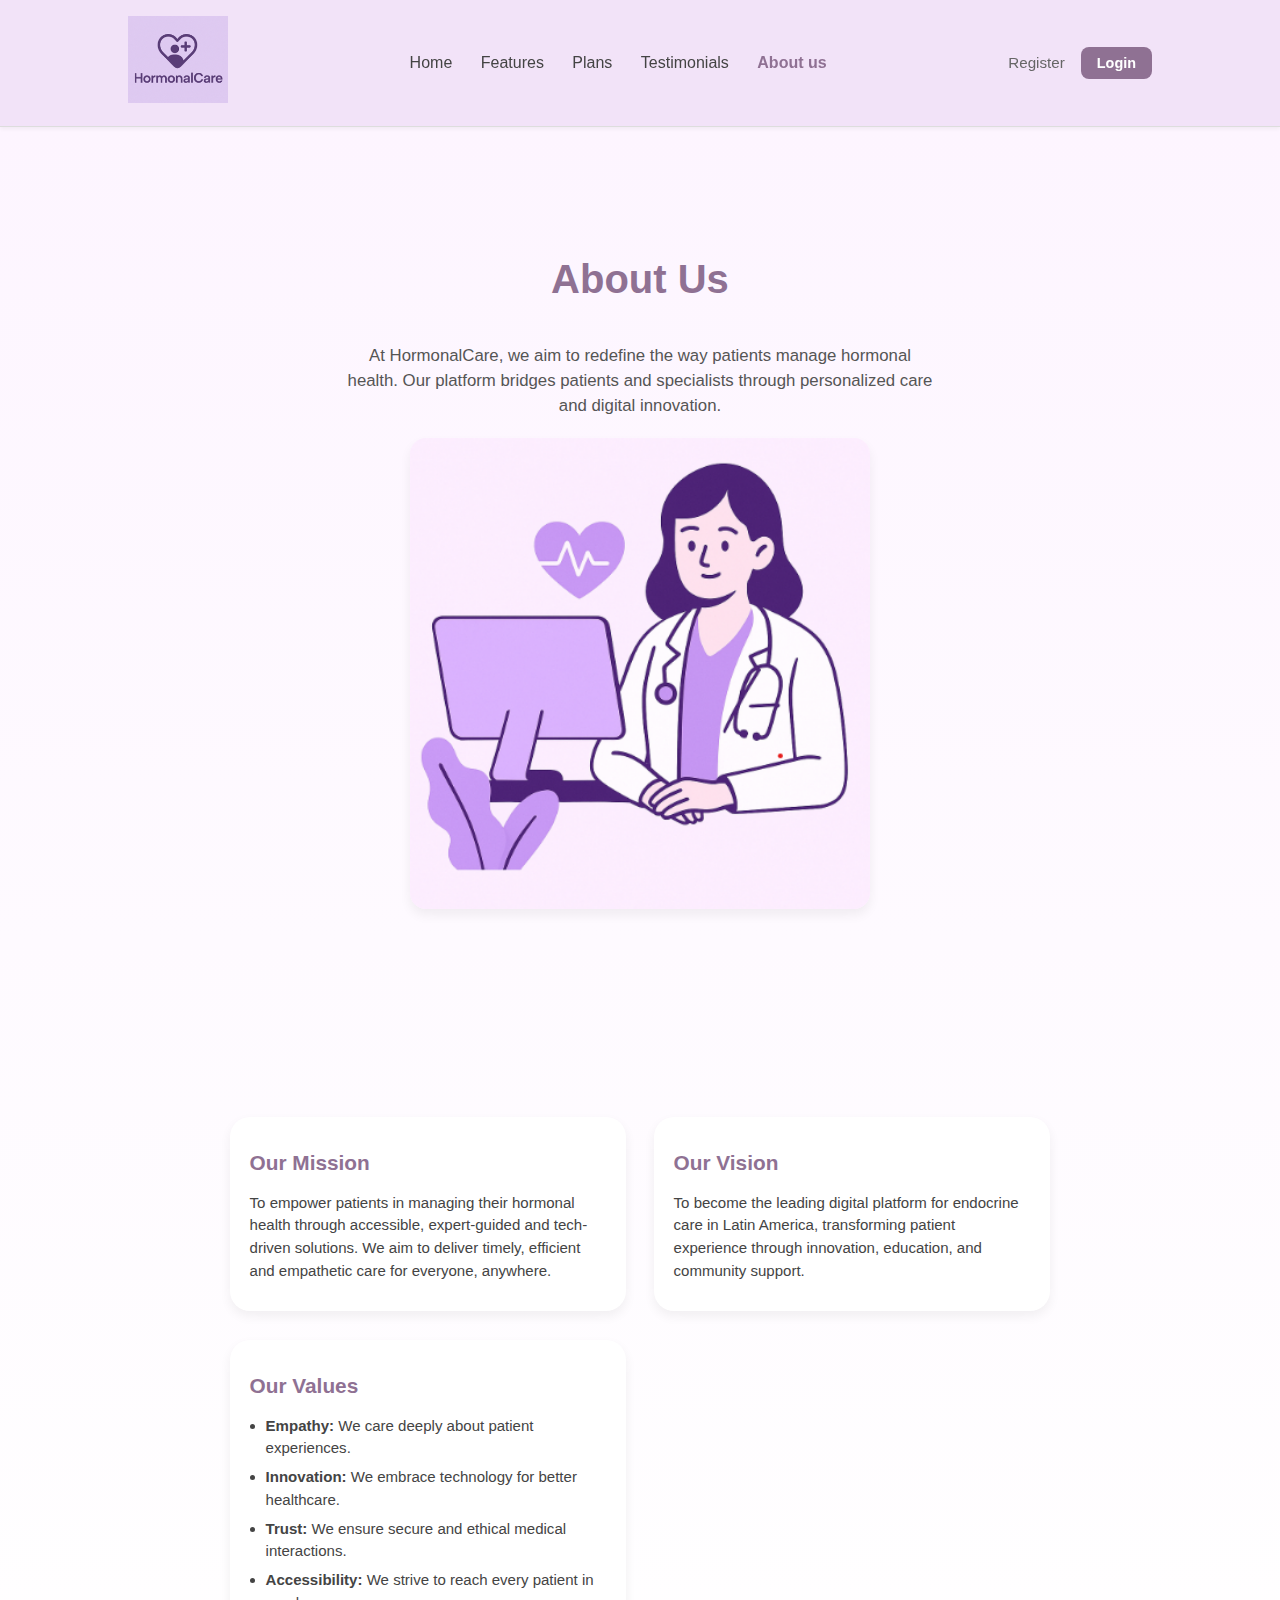
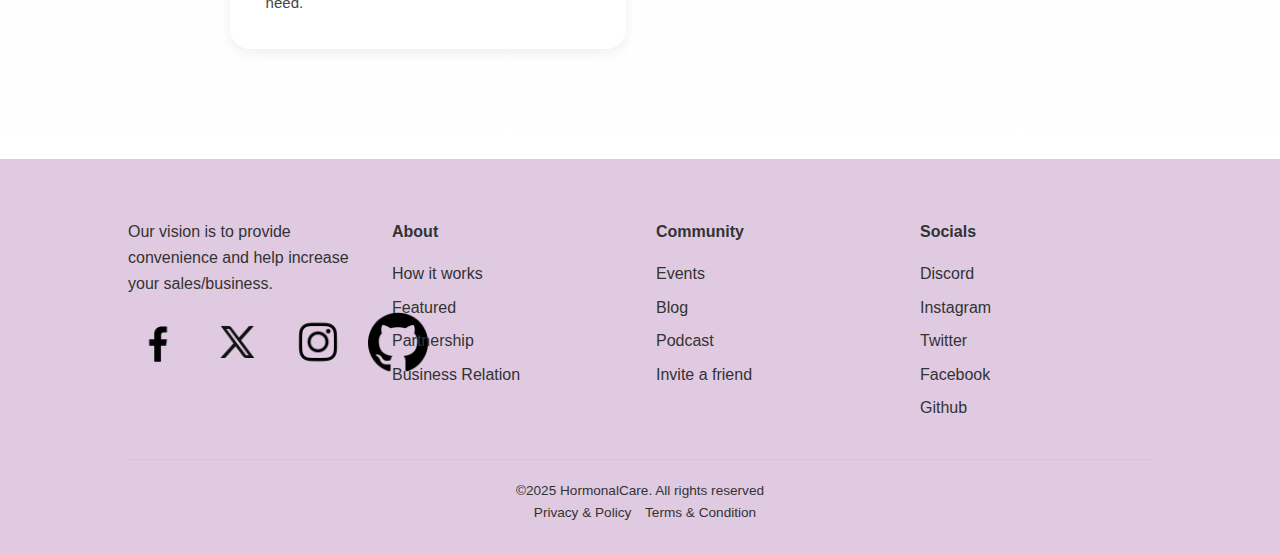
<file: docs/about.html>
<!DOCTYPE html>
<html lang="en">
<head>
  <meta charset="UTF-8" />
  <meta name="viewport" content="width=device-width, initial-scale=1.0" />
  <title>About Us | HormonalCare</title>
  <link rel="stylesheet" href="css/styles.css" />
</head>
<body>
  <!-- HEADER -->
  <header class="header">
    <div class="navbar-left">
      <img src="images/Logo.png" alt="HormonalCare Logo" class="logo" />
    </div>
    <nav class="navbar-center">
      <a href="index.html#hero">Home</a>
      <a href="index.html#features">Features</a>
      <a href="index.html#plans">Plans</a>
      <a href="index.html#testimonials">Testimonials</a>
      <a href="about.html" class="active">About us</a>
    </nav>
    <div class="navbar-right">
      <a href="#">Register</a>
      <button class="btn primary">Login</button>
    </div>
  </header>
  <main class="about-wrapper">
    <section class="about-block">
      <h1 class="team-title">About Us</h1>
      <p class="about-intro">
        At HormonalCare, we aim to redefine the way patients manage hormonal health. 
        Our platform bridges patients and specialists through personalized care and digital innovation.
      </p>
      <img src="images/about us.png" alt="About HormonalCare illustration" class="about-img" />
    </section>
  
    <section class="about-columns">
      <div class="about-card">
        <h2>Our Mission</h2>
        <p>
          To empower patients in managing their hormonal health through accessible, expert-guided and tech-driven solutions.
          We aim to deliver timely, efficient and empathetic care for everyone, anywhere.
        </p>
      </div>
      <div class="about-card">
        <h2>Our Vision</h2>
        <p>
          To become the leading digital platform for endocrine care in Latin America, 
          transforming patient experience through innovation, education, and community support.
        </p>
      </div>
      <div class="about-card">
        <h2>Our Values</h2>
        <ul>
          <li><strong>Empathy:</strong> We care deeply about patient experiences.</li>
          <li><strong>Innovation:</strong> We embrace technology for better healthcare.</li>
          <li><strong>Trust:</strong> We ensure secure and ethical medical interactions.</li>
          <li><strong>Accessibility:</strong> We strive to reach every patient in need.</li>
        </ul>
      </div>
    </section>
  </main>
  

  <!-- FOOTER -->
  <footer class="footer">
    <div class="footer-container">
      <div class="footer-col brand">
        <p>Our vision is to provide convenience and help increase your sales/business.</p>
        <div class="social-icons">
          <a href="https://www.facebook.com/" target="_blank"><img src="images/facebook.png" alt="Facebook"></a>
          <a href="https://twitter.com/" target="_blank"><img src="images/twiiter.png" alt="Twitter"></a>
          <a href="https://www.instagram.com/" target="_blank"><img src="images/instagram.png" alt="Instagram"></a>
          <a href="https://github.com/Grupo-Diseno-los-hormonales" target="_blank"><img src="images/github.png" alt="GitHub" /></a>
        </div>
      </div>
      <div class="footer-col">
        <h4>About</h4>
        <ul>
          <li><a href="index.html#features">How it works</a></li>
          <li><a href="#">Featured</a></li>
          <li><a href="#">Partnership</a></li>
          <li><a href="#">Business Relation</a></li>
        </ul>
      </div>
      <div class="footer-col">
        <h4>Community</h4>
        <ul>
          <li><a href="#">Events</a></li>
          <li><a href="#">Blog</a></li>
          <li><a href="#">Podcast</a></li>
          <li><a href="#">Invite a friend</a></li>
        </ul>
      </div>
      <div class="footer-col">
        <h4>Socials</h4>
        <ul>
          <li><a href="https://discord.com/" target="_blank">Discord</a></li>
          <li><a href="https://www.instagram.com/" target="_blank">Instagram</a></li>
          <li><a href="https://twitter.com/" target="_blank">Twitter</a></li>
          <li><a href="https://www.facebook.com/" target="_blank">Facebook</a></li>  
          <li><a href="https://github.com/Grupo-Diseno-los-hormonales" target="_blank">Github</a></li>  
        </ul>
      </div>
    </div>
    <div class="footer-bottom">
      <p>&copy;2025 HormonalCare. All rights reserved</p>
      <div class="footer-links">
        <a href="#">Privacy & Policy</a>
        <a href="#">Terms & Condition</a>
      </div>
    </div>
  </footer>
</body>
</html>
</file>
<file: docs/css/styles.css>
/* ==================== GENERAL ==================== */
/* ==================== HEADER ==================== */
.header {
  background-color: #f2e3f8;
  display: flex;
  justify-content: space-between;
  align-items: center;
  padding: 1rem 10%;
  box-shadow: 0 2px 4px rgba(0, 0, 0, 0.05);
  border-bottom: 1px solid #ddd;
  position: static;
  top: 0;
  z-index: 999;

  /* FIX scroll displacement */
  backface-visibility: hidden;
  -webkit-backface-visibility: hidden;
  transform: translateZ(0);
}

  .logo {
    width: 100px;
    height: auto;
  }
  
  .navbar-center a {
    margin: 0 12px;
    text-decoration: none;
    color: #444;
    font-weight: 500;
    transition: color 0.2s ease-in-out;
  }
  
  .navbar-center a:hover,
  .navbar-center a.active {
    color: #8F7193;
    font-weight: 600;
  }
  
  .navbar-right {
    display: flex;
    align-items: center;
    gap: 1rem;
  }
  
  .navbar-right a {
    text-decoration: none;
    color: #666;
    font-size: 0.95rem;
  }
  
  .navbar-right button {
    border: none;
    background-color: #8F7193;
    color: white;
    padding: 0.5rem 1rem;
    border-radius: 8px;
    font-size: 0.9rem;
    cursor: pointer;
    transition: background 0.3s;
  }
  
  .navbar-right button:hover {
    background-color: #7b6282;
  }
  
  #langSwitcher {
    background-color: transparent;
    border: 2px solid #8F7193;
    color: #8F7193;
    font-weight: 600;
    padding: 0.4rem 0.8rem;
    border-radius: 6px;
    cursor: pointer;
  }
  

* {
    margin: 0;
    padding: 0;
    box-sizing: border-box;
  }
  
  html, body {
    width: 100%;
    height: 100%;
    font-family: 'Segoe UI', sans-serif;
    line-height: 1.6;
    background-color: #ffffff;
    color: #212121;
    scroll-behavior: smooth;
  }
  
  h1, h2, h3 {
    color: #2c2c2c;
  }
  
  section {
    padding: 80px 10%;
    margin: 0 auto;
    width: 100%;
  }
  
  .section-sub {
    color: #666;
    font-size: 1rem;
    text-align: center;
    margin-bottom: 2rem;
  }
  
  .how-it-works {
    text-align: center;
  }
  
  /* ==================== HERO ==================== */
  .hero {
    background-color: #e3cde7;
    padding: 100px 10% 60px;
    width: 100%;
  }
  
  .hero-content {
    display: flex;
    flex-wrap: wrap;
    align-items: center;
    justify-content: space-between;
    gap: 2rem;
  }
  
  .hero-text {
    flex: 1;
    min-width: 280px;
  }
  
  .hero-text h1 {
    font-size: 3.2rem;
    margin-bottom: 1rem;
    color: #1b1b1b;
    font-weight: 800;
    line-height: 1.2;
  }
  
  .hero-desc {
    margin-bottom: 1.5rem;
    font-size: 1.1rem;
    color: #555;
  }
  
  .hero-buttons {
    display: flex;
    gap: 1rem;
  }
  
  .hero-buttons .btn {
    font-size: 1rem;
    padding: 0.8rem 1.5rem;
    border-radius: 8px;
  }
  
  .hero-image {
    background-color: #f3f3f3; /* Fondo gris claro */
    padding: 2rem;
    border-radius: 24px;
    display: flex;
    justify-content: center;
    align-items: center;
    max-width: 420px;
    box-shadow: 0 6px 12px rgba(0, 0, 0, 0.08); /* sombra para profundidad */
  }
  
  .hero-image img {
    width: 100%;
    max-width: 320px;
    height: auto;
  }
  
  
  /* ==================== BOOKING FILTER ==================== */
  .booking-filter {
    display: flex;
    flex-wrap: wrap;
    gap: 10px;
    background: #ffffff;
    padding: 1rem;
    border-radius: 16px;
    margin: 2rem auto;              /* centrado horizontal y margen vertical */
    box-shadow: 0 6px 12px rgba(0,0,0,0.1);
    justify-content: center;
    max-width: 1200px;               /* ← reduce el ancho visible */
  }
  
  
  .booking-filter select,
  .booking-filter input[type="date"],
  .booking-filter input[type="time"] {
    padding: 0.8rem;
    border-radius: 10px;
    border: 1px solid #ccc;
    min-width: 180px;
    font-size: 0.95rem;
  }
  
  /* ==================== WHY CHOOSE US ==================== */
  .why-choose {
    background-color: #ffffff;
    text-align: center;
    width: 100%;
    padding-bottom: 0;
  }
  
  .why-icons-wrapper {
    background-color: #dfcae1;
    padding: 40px 10%;
    text-align: center;
  }
  
  .why-content {
    display: flex;
    justify-content: space-between;
    align-items: center;
    gap: 2rem;
    margin-top: 3rem;
    flex-wrap: wrap;
  }
  
  .why-content img {
    width: 300px;
  }
  
  .why-list {
    text-align: left;
    max-width: 500px;
    margin: auto;
  }
  
  .why-icons {
    display: flex;
    justify-content: center;
    gap: 2rem;
    margin-top: 2rem;
  }
  
  .why-icons img {
    width: 140px;
  }
  
  /* ==================== HEALTHCARE & HOSPITAL WRAPPER ==================== */
  .healthcare-hospital-wrapper {
    background-color: #dfcae1;
    text-align: center;
    padding: 60px 10%;
    display: flex;
    justify-content: center;
    gap: 60px;
    flex-wrap: wrap;
  }
  
  .healthcare-hospital-wrapper img {
    width: 180px;
    max-width: 100%;
  }
  
  /* ==================== SECTION WRAPPER BG ==================== */
  .testimonial-wrapper {
    background: linear-gradient(to bottom, #dfcae1 0%, #ffffff 100%);
    padding: 80px 10%;
    margin: 0 auto;
    width: 100%;
  }
  
  /* ==================== BUTTONS ==================== */
  .btn {
    padding: 0.7rem 1.4rem;
    border: none;
    border-radius: 8px;
    cursor: pointer;
    font-weight: 600;
    font-size: 0.95rem;
    transition: all 0.2s ease;
  }
  
  .btn.primary {
    background-color: #8F7193;
    color: white;
  }
  
  .btn.secondary {
    background-color: transparent;
    color: #8F7193;
    border: 2px solid #8F7193;
  }
  
  .btn.small {
    padding: 0.5rem 1.2rem;
  }
  
  .btn:hover {
    opacity: 0.9;
  }
  
  /* ==================== HOW IT WORKS ==================== */

  

  .steps {
    display: flex;
    justify-content: center;
    text-align: center;
    gap: 4rem;
    margin-top: 3rem;
  }
  
  
  .step {
    flex: 1;
    padding: 1rem;
  }
  
  .step img {
    width: 180px;
    height: 180px;
    margin-bottom: 1rem;
    padding: 12px;
    background-color: #f2e3f8;
    border-radius: 20px;
    box-shadow: 0 6px 12px rgba(0, 0, 0, 0.12);
    transition: transform 0.3s ease;
  }
  
  .step img:hover {
    transform: scale(1.05);
  }
  
  .step h3 {
    margin-bottom: 0.5rem;
    font-size: 1.1rem;
  }
  
  .step p {
    font-size: 0.95rem;
    color: #444;
  }
  
  
  /* ==================== PLANS ==================== */
  .plans {
    background-color: #ebd3f2;
    text-align: center;
    width: 100%;
  }
  
  .plan-cards {
    display: flex;
    justify-content: center;
    gap: 2rem;
    margin-top: 2rem;
    flex-wrap: wrap;
  }
  
  .plan-card {
    background: white;
    padding: 2rem 1.5rem;
    border-radius: 16px;
    box-shadow: 0 4px 14px rgba(0,0,0,0.1);
    width: 220px;
    text-align: center;
  }
  
  .plan-card img {
    width: 100px;
    margin-bottom: 1rem;
  }
  
  .plan-card h3 {
    margin: 0.5rem 0;
    font-size: 1.2rem;
  }
 
 /* ==================== TESTIMONIALS ==================== */
.testimonials {
  background: linear-gradient(to bottom, #dfcae1 0%, #ffffff 100%);
  text-align: center;
  width: 100%;
  padding: 80px 10%;
  overflow: hidden; 
  position: relative;
}

.testimonial-cards {
  display: flex;
  justify-content: center;
  gap: 2rem;
  flex-wrap: wrap;
  margin-top: 2rem;
  transition: transform 0.5s ease-in-out; 
}

.testimonial {

  background: #e6ecf4;
  padding: 1.5rem;
  width: 320px;
  border-radius: 16px;
  font-size: 0.95rem;
  text-align: left;
  box-shadow: 0 4px 14px rgba(0, 0, 0, 0.06);
  transition: transform 0.2s;
  position: relative;
}

.testimonial:hover {
  transform: translateY(-5px);
}

.testimonial-avatar {
  width: 48px;
  height: 48px;
  border-radius: 50%;
  object-fit: cover;
  margin-bottom: 1rem;
}

.testimonial-header {
  display: flex;
  justify-content: space-between;
  align-items: center;
  margin-bottom: 0.75rem;
}

.testimonial-header strong {
  font-size: 1rem;
  color: #222;
  display: block;
}

.testimonial-location {
  font-size: 0.85rem;
  color: #555;
  display: block;
}

.testimonial-rating {
  font-size: 0.9rem;
  font-weight: 600;
  color: #8F7193;
}

.testimonial-text {
  font-size: 0.95rem;
  color: #333;
  line-height: 1.5;
}

.carousel-controls {
  display: flex;
  justify-content: center;
  align-items: center;
  gap: 12px;
  margin-top: 2rem;
}

.dot {
  width: 10px;
  height: 10px;
  background-color: #bbb;
  border-radius: 50%;
}

.dot.active {
  background-color: #8F7193;
}

.arrow {
  background: none;
  border: none;
  font-size: 1.4rem;
  cursor: pointer;
  padding: 0.5rem 1rem;
  transition: background 0.3s;
}

.arrow:hover {
  background: rgba(0, 0, 0, 0.1);
  border-radius: 8px;
}

  
  /* ==================== FOOTER ==================== */
  .footer {
    background-color: #dfcae1;
    padding: 60px 10% 30px;
    color: #333;
    width: 100%;
  }
  
  .footer-container {
    display: flex;
    flex-wrap: wrap;
    gap: 2rem;
    justify-content: space-between;
    max-width: 1400px;
    margin: auto;
  }
  
  .social-icons {
    display: flex;
    justify-content: flex-start;
    align-items: center;
    gap: 10px;
    margin-top: 1rem;
  }
  

  .footer-col {
    flex: 1;
    min-width: 180px;
  }
  
  .footer-col h4 {
    margin-bottom: 1rem;
  }
  
  .footer-col ul {
    list-style: none;
    padding: 0;
  }
  
  .footer-col ul li {
    margin-bottom: 0.5rem;
  }
  
  .footer-col ul li a {
    text-decoration: none;
    color: #333;
  }
  
  .footer-logo {
    width: 100px;
    margin-bottom: 1rem;
  }
  
  .social-icons img {
    width: 60px;
    margin-right: 10px;
  }
  
  .footer-bottom {
    margin-top: 30px;
    border-top: 1px solid #ccc;
    padding-top: 20px;
    display: flex;
    flex-direction: column;
    align-items: center;
    font-size: 0.85rem;
  }
  
  .footer-links a {
    margin-left: 10px;
    text-decoration: none;
    color: #333;
  }
  /* ==================== RESPONSIVE MOBILE STYLES ==================== */
@media screen and (max-width: 768px) {
  /* HEADER */
  .header {
    flex-direction: column;
    align-items: center;
    gap: 1rem;
    padding: 1.5rem 5%;
    text-align: center;
    background-color: #f2e3f8;
  }

  .navbar-left img.logo {
    width: 80px;
  }

  .navbar-center {
    flex-direction: column;
    align-items: center;
    gap: 0.8rem;
    width: 100%;
  }

  .navbar-center a {
    font-size: 1rem;
    display: block;
    text-align: center;
  }

  .navbar-right {
    flex-direction: column;
    align-items: center;
    gap: 0.6rem;
    width: 100%;
  }

  .navbar-right a,
  .navbar-right button,
  #langSwitcher {
    width: 100%;
    max-width: 250px;
    text-align: center;
  }

  /* HERO */
  .hero {
    padding: 3rem 6% 2rem;
    text-align: center;
  }

  .hero-content {
    flex-direction: column;
    align-items: center;
  }

  .hero-text h1 {
    font-size: 2rem;
    line-height: 1.4;
    font-weight: 700;
  }

  .hero-desc {
    font-size: 1rem;
  }

  .hero-buttons {
    flex-direction: column;
    align-items: center; /* <<< centra horizontalmente */
    justify-content: center;
    width: 100%;
    gap: 1rem;
  }
  
  .hero-buttons .btn {
    width: 100%;
    max-width: 250px;
    text-align: center;
  }

  .hero-image {
    margin-top: 2rem;
    padding: 1rem;
    border-radius: 18px;
    background-color: #f3f3f3;
  }

  .hero-image img {
    max-width: 240px;
    width: 100%;
  }

  /* BOOKING FILTER */
  .booking-filter {
    flex-direction: column;
    align-items: center;
    padding: 1.5rem;
    margin: 2rem auto;
    width: 90%;
    max-width: 500px;
    border-radius: 16px;
    background-color: #fff;
    box-shadow: 0 6px 12px rgba(0, 0, 0, 0.1);
    gap: 1rem;
  }

  .booking-filter select,
  .booking-filter input[type="date"],
  .booking-filter input[type="time"],
  .booking-filter button {
    width: 100%;
    font-size: 1rem;
    padding: 1rem;
    border-radius: 12px;
    border: 1px solid #ccc;
    background-color: #f5f5f5;
  }

  .booking-filter button {
    background-color: #8F7193;
    color: white;
    font-weight: bold;
    border: none;
    cursor: pointer;
    transition: background 0.3s;
  }

  .booking-filter button:hover {
    background-color: #7b6282;
  }

  /* FEATURES - STEPS */
  .steps {
    flex-direction: column;
    align-items: center;
    gap: 2rem;
    margin-top: 2rem;
  }

  .step {
    max-width: 300px;
    text-align: center;
  }

  .step img {
    width: 140px;
    height: 140px;
  }

  /* PLANS */
  .plan-cards {
    flex-direction: column;
    gap: 1.5rem;
    align-items: center;
  }

  .plan-card {
    width: 100%;
    max-width: 300px;
  }

  /* TESTIMONIALS */
  .testimonial-cards {
    flex-direction: column;
    align-items: center;
    gap: 2rem;
  }

  .testimonial {
    width: 100%;
    max-width: 340px;
  }

  /* FOOTER */
  .footer {
    padding: 3rem 6% 2rem;
    text-align: center;
    background-color: #dfcae1;
  }

  .footer-container {
    flex-direction: column;
    gap: 2rem;
    align-items: center;
  }

  .footer-col {
    width: 100%;
    max-width: 300px;
  }

  .footer-col h4 {
    font-size: 1.1rem;
    margin-bottom: 0.8rem;
  }

  .footer-col ul li {
    margin-bottom: 0.5rem;
  }

  .social-icons {
    justify-content: center;
    gap: 1rem;
    flex-wrap: wrap;
  }

  .social-icons img {
    width: 40px;
  }

  .footer-bottom {
    border-top: 1px solid #ccc;
    padding-top: 1rem;
    font-size: 0.75rem;
  }

  .footer-links {
    display: flex;
    justify-content: center;
    gap: 1rem;
    margin-top: 0.5rem;
  }
}


/* ========== ABOUT TEAM ========== */
.team-section {
  padding: 80px 10%;
  background-color: #ffffff;
  text-align: center;
}

.team-title {
  font-size: 2.5rem;
  color: #8F7193;
  margin-bottom: 2rem;
  font-weight: 700;
}

.team-grid {
  display: flex;
  flex-wrap: wrap;
  justify-content: center;
  gap: 2rem;
}

.team-card {
  background-color: #f9f3fc;
  padding: 1.5rem;
  border-radius: 16px;
  box-shadow: 0 6px 12px rgba(0, 0, 0, 0.08);
  max-width: 280px;
  width: 100%;
  text-align: center;
}

.team-card img {
  width: 100%;
  height: 260px;
  object-fit: cover;
  border-radius: 12px;
  margin-bottom: 1rem;
}

.team-card h3 {
  margin-bottom: 0.5rem;
  color: #2c2c2c;
  font-size: 1.1rem;
}

.team-card p {
  font-size: 0.95rem;
  color: #444;
  line-height: 1.4;
}

/* Responsive */
@media screen and (max-width: 768px) {
  .team-grid {
    flex-direction: column;
    align-items: center;
  }
}


/* ========== ABOUT MISSION + VISION ========== */
.about-wrapper {
  background: linear-gradient(to bottom, #fdf5ff, #ffffff);
  padding: 40px 10% 30px;
  text-align: center;
}

.about-block {
  max-width: 800px;
  margin: 0 auto 20px;
}

.about-intro {
  font-size: 1.05rem;
  color: #555;
  margin-bottom: 1.2rem;
  line-height: 1.5;
}

.about-img {
  width: 100%;
  max-width: 460px;
  margin: 0 auto 20px;
  border-radius: 16px;
  box-shadow: 0 6px 12px rgba(0, 0, 0, 0.06);
}

.about-columns {
  display: grid;
  grid-template-columns: repeat(auto-fit, minmax(260px, 1fr));
  gap: 1.8rem;
  margin-top: 10px;
}

.about-card {
  background-color: #fff;
  padding: 1.8rem 1.2rem;
  border-radius: 20px;
  box-shadow: 0 5px 12px rgba(0, 0, 0, 0.06);
  text-align: left;
}

.about-card h2 {
  color: #8F7193;
  margin-bottom: 0.8rem;
  font-size: 1.3rem;
}

.about-card p,
.about-card ul {
  color: #444;
  font-size: 0.94rem;
  line-height: 1.5;
  margin: 0;
}

.about-card ul {
  padding-left: 1rem;
}

.about-card ul li {
  margin-bottom: 0.4rem;
}

/* Responsive tweaks */
@media screen and (max-width: 768px) {
  .about-wrapper {
    padding: 30px 6% 20px;
  }

  .about-img {
    max-width: 100%;
    margin-top: 1rem;
    margin-bottom: 1.5rem;
  }

  .about-card {
    text-align: center;
    padding: 1.6rem 1.2rem;
  }

  .about-columns {
    gap: 1.5rem;
  }
}

/* ========== SUPPORT SECTION ========== */
.support-section {
  background: #f8f0fa;
  padding: 60px 10%;
  text-align: center;
}

.support-section h2 {
  font-size: 2rem;
  color: #8F7193;
  margin-bottom: 1rem;
  font-weight: 700;
}

.support-sub {
  color: #555;
  font-size: 1.05rem;
  margin-bottom: 2rem;
}

.support-form {
  max-width: 600px;
  margin: 0 auto;
  display: flex;
  flex-direction: column;
  gap: 1rem;
}

.support-form input,
.support-form textarea {
  padding: 0.8rem;
  border-radius: 10px;
  border: 1px solid #ccc;
  font-size: 0.95rem;
  width: 100%;
  resize: vertical;
}

.support-form textarea {
  min-height: 120px;
}

.support-link {
  font-size: 0.95rem;
  color: #444;
  margin-top: 1rem;
}

.support-link a {
  color: #8F7193;
  text-decoration: underline;
}

@media screen and (max-width: 768px) {
  .support-section {
    padding: 40px 6%;
  }
}
</file>
